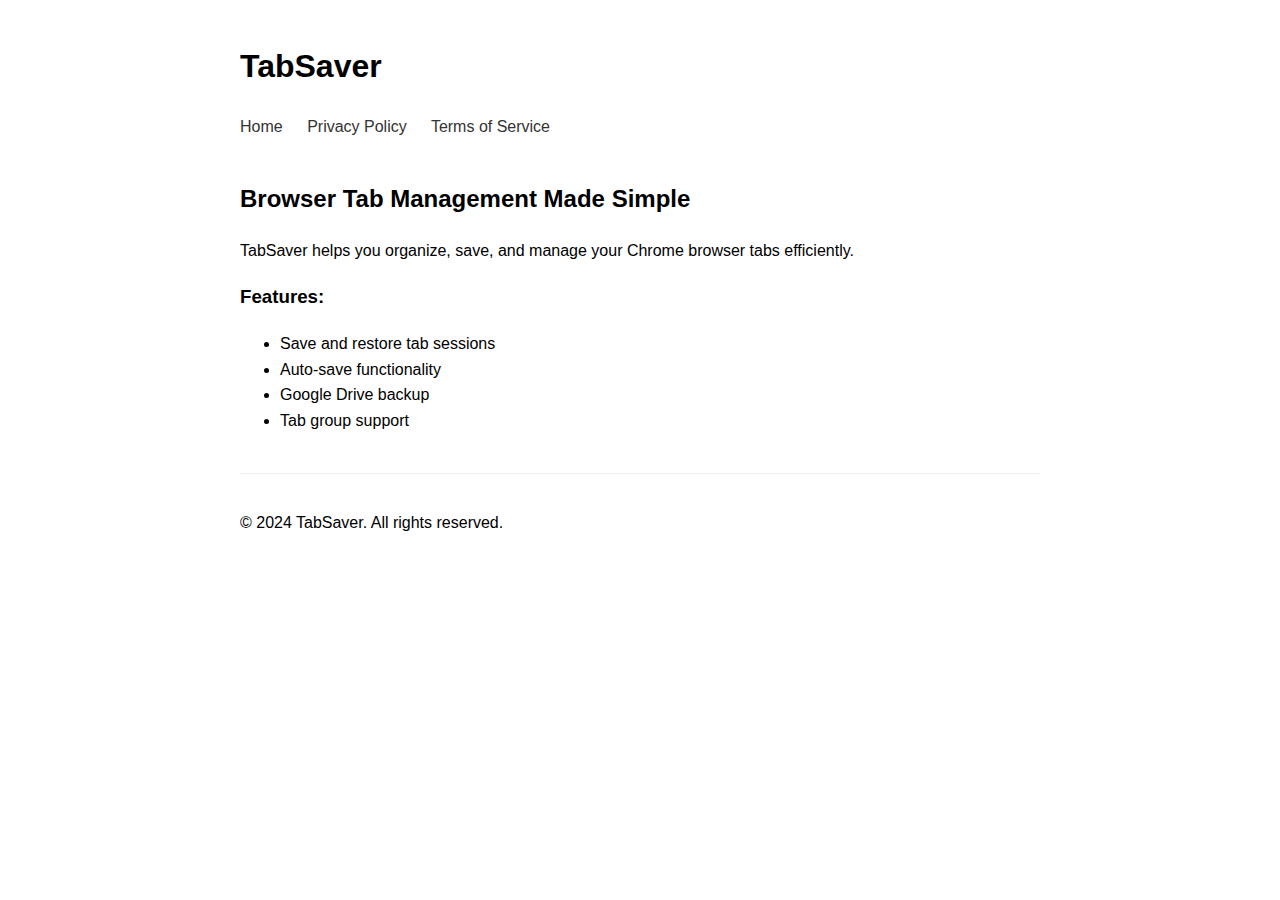
<file: site/index.html>
<!DOCTYPE html>
<html>
<head>
    <title>TabSaver - Chrome Extension</title>
    <meta charset="UTF-8">
    <meta name="viewport" content="width=device-width, initial-scale=1">
    <link href="style.css" rel="stylesheet">
</head>
<body>
    <header>
        <h1>TabSaver</h1>
        <nav>
            <a href="/">Home</a>
            <a href="/privacy">Privacy Policy</a>
            <a href="/terms">Terms of Service</a>
        </nav>
    </header>
    <main>
        <h2>Browser Tab Management Made Simple</h2>
        <p>TabSaver helps you organize, save, and manage your Chrome browser tabs efficiently.</p>
        <div class="features">
            <h3>Features:</h3>
            <ul>
                <li>Save and restore tab sessions</li>
                <li>Auto-save functionality</li>
                <li>Google Drive backup</li>
                <li>Tab group support</li>
            </ul>
        </div>
    </main>
    <footer>
        <p>© 2024 TabSaver. All rights reserved.</p>
    </footer>
</body>
</html>
</file>
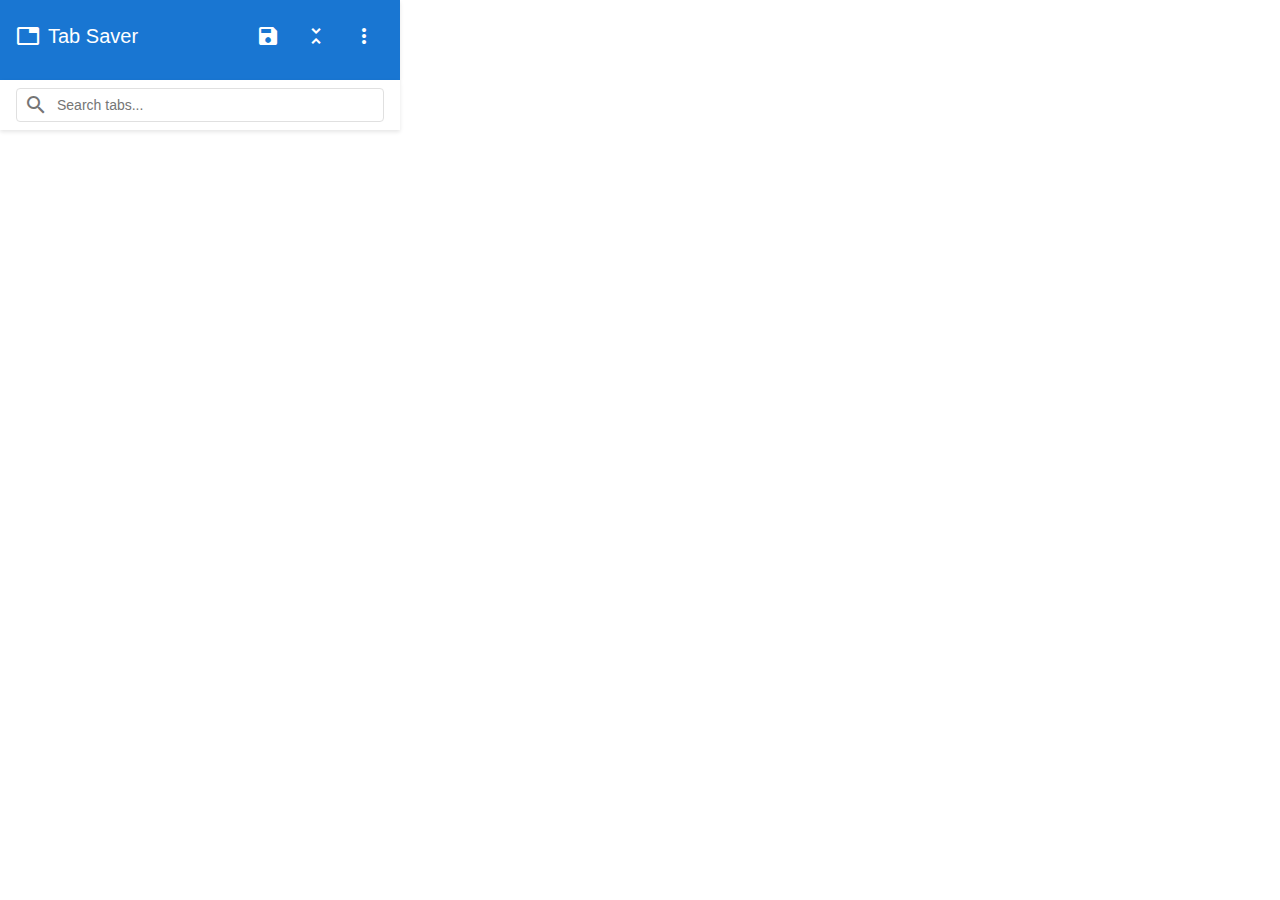
<file: popup.html>
<!DOCTYPE html>
<html lang="en">
<head>
  <meta charset="UTF-8">
  <meta name="viewport" content="width=device-width, initial-scale=1.0">
  <title>Jeff's Tab Saver</title>
  <link href="https://fonts.googleapis.com/icon?family=Material+Icons" rel="stylesheet">
  <link href="https://fonts.googleapis.com/css2?family=Material+Symbols+Outlined" rel="stylesheet">
  <style>
    body {
      width: 400px;
      margin: 0;
      font-family: 'Roboto', Arial, sans-serif;
      overflow: hidden; /* Prevent body scrollbar */
      height: 600px; /* Set fixed height for popup */
      display: flex;
      flex-direction: column;
    }

    /* Header styles */
    .header {
      background-color: #1976D2;
      color: white;
      padding: 16px;
      box-shadow: 0 2px 4px rgba(0,0,0,0.1);
      flex-shrink: 0; /* Prevent header from shrinking */
    }

    .header-content {
      display: flex;
      justify-content: space-between;
      align-items: center;
      margin-bottom: 8px;
    }

    .title-section {
      display: flex;
      align-items: center;
      gap: 8px;
    }

    .header-title {
      font-size: 20px;  /* "Tab Saver" Font Size */
      font-weight: 500;
      margin: 0;
    }

    .header-actions {
      display: flex;
      gap: 8px;
    }

    /* Search bar styles */
    .search-container {
      background: white;
      padding: 8px 16px;
      box-shadow: 0 2px 4px rgba(0,0,0,0.1);
      flex-shrink: 0; /* Prevent search from shrinking */
      position: sticky;
      top: 0;
      z-index: 1;
    }

    .search-box {
      position: relative;
      display: flex;
      align-items: center;
    }

    .search-input {
      width: 100%;
      padding: 8px 8px 8px 40px;
      border: 1px solid #e0e0e0;
      border-radius: 4px;
      font-size: 14px;
      outline: none;
      transition: border-color 0.2s;
    }

    .search-input:focus {
      border-color: #1976D2;
    }

    .search-icon {
      position: absolute;
      left: 8px;
      color: #757575;
    }

    
    /* Action buttons */
    .icon-button {
      background: none;
      border: none;
      padding: 8px;
      color: white;
      cursor: pointer;
      border-radius: 50%;
      display: flex;
      align-items: center;
      justify-content: center;
      position: relative;
    }

    .icon-button:hover {
      background-color: rgba(255, 255, 255, 0.1);
      border-radius: 50%;
    }

    /* Tooltip styles */
    .icon-button .tooltip {
      visibility: hidden;
      position: absolute;
      background-color: rgba(97, 97, 97, 0.9);
      color: white;
      text-align: center;
      padding: 4px 8px;
      border-radius: 4px;
      font-size: 12px;
      white-space: nowrap;
      bottom: -30px;
      left: 50%;
      transform: translateX(-50%);
      z-index: 1;
      opacity: 0;
      transition: opacity 0.3s;
    }

    .icon-button:hover .tooltip {
      visibility: visible;
      opacity: 1;
    }

    /* Content area */
    .content {
      flex: 1;
      overflow: hidden;
      position: relative;
      display: flex;
      flex-direction: column;
    }

    /* Tree structure styles */
    .tree-root {
        list-style: none;
        padding-left: 0;
        margin: 0;
    }

    .tree-root ul {
        list-style: none;
        padding-left: 20px;
        margin: 0;
    }

    .tree-header {
        display: flex;
        align-items: center;
        padding: 4px 0;
        cursor: pointer;
        min-height: 24px; /* Add this to ensure consistent height */
    }

    .tree-toggle {
        width: 20px;
        height: 20px;
        display: inline-flex;
        align-items: center;
        justify-content: center;
        cursor: pointer;
        user-select: none;
        color: #666;
        font-size: 20px !important; /* Override Material Icons default size */
        vertical-align: middle;
    }

    .tree-toggle:hover {
        color: #000;
        background-color: rgba(0, 0, 0, 0.04);
        border-radius: 50%;
    }

    .tree-title {
        flex-grow: 1;
        margin-right: 8px;
        white-space: nowrap;
        overflow: hidden;
        text-overflow: ellipsis;
        padding: 2px 4px; /* Add this for better hover effect */
    }

    .tree-controls {
        display: flex;
        gap: 4px;
        flex-shrink: 0;
        align-items: center; /* Add this for better alignment */
    }

    .tree-btn {
        background: none;
        border: none;
        padding: 2px;
        cursor: pointer;
        display: flex;
        align-items: center;
        justify-content: center;
        color: #666;
        min-width: 20px; /* Add this for consistent button size */
        min-height: 20px; /* Add this for consistent button size */
    }

    /* Add specific size for the icons inside tree buttons */
    .tree-btn .material-icons {
        font-size: 16px !important; /* Make default icon match favicon size */
        color: #757575;  /* More subtle color for default icon */
    }

    .tree-btn:hover {
        color: #000;
        background-color: rgba(0, 0, 0, 0.05); /* Add hover background */
        border-radius: 3px;
    }

    .tree-favicon {
        width: 14px;
        height: 14px;
        margin-right: 8px;
        flex-shrink: 0;
        object-fit: contain; /* Add this to prevent image distortion */
        vertical-align: middle;
    }

    .tree-favicon.material-icons {
        font-size: 14px !important; /* Match favicon size */

        color: #757575;  /* More subtle color for default icon */
        width: 14px;
        height: 14px;
        margin-right: 8px;
        flex-shrink: 0;
        object-fit: contain; /* Add this to prevent image distortion */
        vertical-align: middle;
    }

    .tree-tab-content {
        display: flex;
        align-items: center;
        padding: 4px 8px;
        min-height: 24px; /* Add this for consistent height */
    }

    .tree-tab-content a {
        flex-grow: 1;
        text-decoration: none;
        color: #000;
        margin-right: 8px;
        white-space: nowrap;
        overflow: hidden;
        text-overflow: ellipsis;
        padding: 2px 4px; /* Add this for better hover effect */
    }

    .tree-tab-content a:hover {
        text-decoration: underline;
        background-color: rgba(0, 0, 0, 0.05);
        border-radius: 3px;
    }

    .tree-window > .tree-header {
        font-weight: bold;
    }

    .tree-group > .tree-header {
        color: #666;
    }

    .tree-content {
        display: block;
        transition: all 0.2s ease; /* Add smooth transition for expand/collapse */
    }

    .tree-title-input {
        font-size: inherit;
        font-family: inherit;
        font-weight: inherit;
        border: 1px solid #3377ff;
        border-radius: 3px;
        padding: 2px 4px;
        margin: -3px 0;
        width: calc(100% - 20px);
        outline: none;
        background: white; /* Add this to ensure input is visible */
    }

    .tree-title {
        cursor: text;
    }

    .tree-title:hover {
        background-color: rgba(0, 0, 0, 0.05);
        border-radius: 3px;
    }

    /* Title edit icon */
    .tree-title:hover .edit-icon {
        opacity: 0.5 !important;
    }

    .edit-icon:hover {
        opacity: 1 !important;
    }

    /* Add these new styles for better visual hierarchy */
    .tree-window {
        margin-bottom: 4px;
    }

    .tree-group {
        margin-left: 12px;
    }

    /* Add style for collapsed state */
    .tree-content.collapsed {
        display: none;
    }


    /* Update button styles to match Material Design */
    .button {
      background-color: #1976D2;
      color: white;
      border: none;
      border-radius: 4px;
      padding: 8px 16px;
      font-size: 14px;
      font-weight: 500;
      text-transform: uppercase;
      cursor: pointer;
      transition: background-color 0.2s;
    }

    .button:hover {
      background-color: #1565C0;
    }

    #status {
      padding: 16px 16px 0 16px;
      color: #757575;
      font-size: 14px;
      flex-shrink: 0;
    }

    #windowsList {
      flex: 1;
      overflow-y: auto;
      padding: 16px;
      padding-top: 0;
    }

    /* Menu dropdown styles */
    .menu-dropdown {
      position: absolute;
      top: 100%; /* Changed from fixed 48px */
      right: 8px;
      background: white;
      border-radius: 4px;
      box-shadow: 0 2px 10px rgba(0,0,0,0.1);
      display: none;
      z-index: 1000;
      min-width: 200px;
      padding: 8px 0;
    }

    .menu-dropdown.show {
        display: block;
    }

    .menu-item {
      display: flex;
      align-items: center;
      gap: 8px;
      width: 100%;
      padding: 8px 16px;
      border: none;
      background: none;
      cursor: pointer;
      text-align: left;
    }

    .menu-item:hover {
      background-color: rgba(0, 0, 0, 0.04);
    }

    .menu-item i {
     font-size: 20px;
    }




    .menu-item:hover {
        background-color: rgba(0, 0, 0, 0.04);
    }

    .menu-item .material-icons {
        margin-right: 12px;
        font-size: 20px;
        color: rgba(0, 0, 0, 0.54);
    }

    .menu-item.warning {
        color: #d32f2f;
    }

    .menu-item.warning .material-icons {
        color: #d32f2f;
    }

    .menu-separator {
        height: 1px;
        background-color: rgba(0, 0, 0, 0.12);
        margin: 8px 0;
    }

    /* Update header position for dropdown */
    .header {
        position: relative;
    }


  </style>
<body>
  <header class="header">
    <div class="header-content">
      <div class="title-section">
        <span class="material-icons">tab</span>
        <h1 class="header-title">Tab Saver</h1>
      </div>
      <div class="header-actions">
        <button class="icon-button" id="saveTabs">
          <span class="material-icons">save</span>
          <span class="tooltip">Save All Tabs</span>
        </button>
        <button class="icon-button" id="toggleAllTabs">
          <span class="material-icons" id="toggleIcon">unfold_less</span>
          <span class="tooltip">Toggle Collapse</span>
        </button>
        <button class="icon-button" id="menuButton">
          <span class="material-icons">more_vert</span>
          <span class="tooltip">Menu</span>
        </button>
        <div id="menuDropdown" class="menu-dropdown">
          <button class="menu-item" id="exportTabs">
            <span class="material-icons">download</span>
            <span>Export Tabs</span>
          </button>
          <button class="menu-item" id="importTabs">
            <span class="material-icons">upload</span>
            <span>Import Tabs</span>
          </button>
          <div class="menu-separator"></div>
          <button class="menu-item" id="reloadTabsInActiveWindow">
            <span class="material-icons">refresh</span>
            <span>Reload Active Window</span>
          </button>
          <button class="menu-item" id="reloadAllTabs">
            <span class="material-icons">rotate_right</span>
            <span>Reload All Windows</span>
          </button>

          <div class="menu-separator"></div>
          <button class="menu-item warning" id="deleteAllTabs">
            <span class="material-icons">delete</span>
            <span>Delete All Tabs</span>
          </button>
        </div>
      </div>
    </div>
  </header>

  <input type="file" id="importTabsInput" accept=".json" style="display: none;"/>

  <div class="search-container">
    <div class="search-box">
      <span class="material-icons search-icon">search</span>
      <input type="text" class="search-input" placeholder="Search tabs..." id="searchTabs">
    </div>
  </div>

  <div class="content">
    <div id="status"></div>
    <div id="windowsList"></div>
  </div>

  <script src="popup.js"></script>
</body>
</html>
</file>
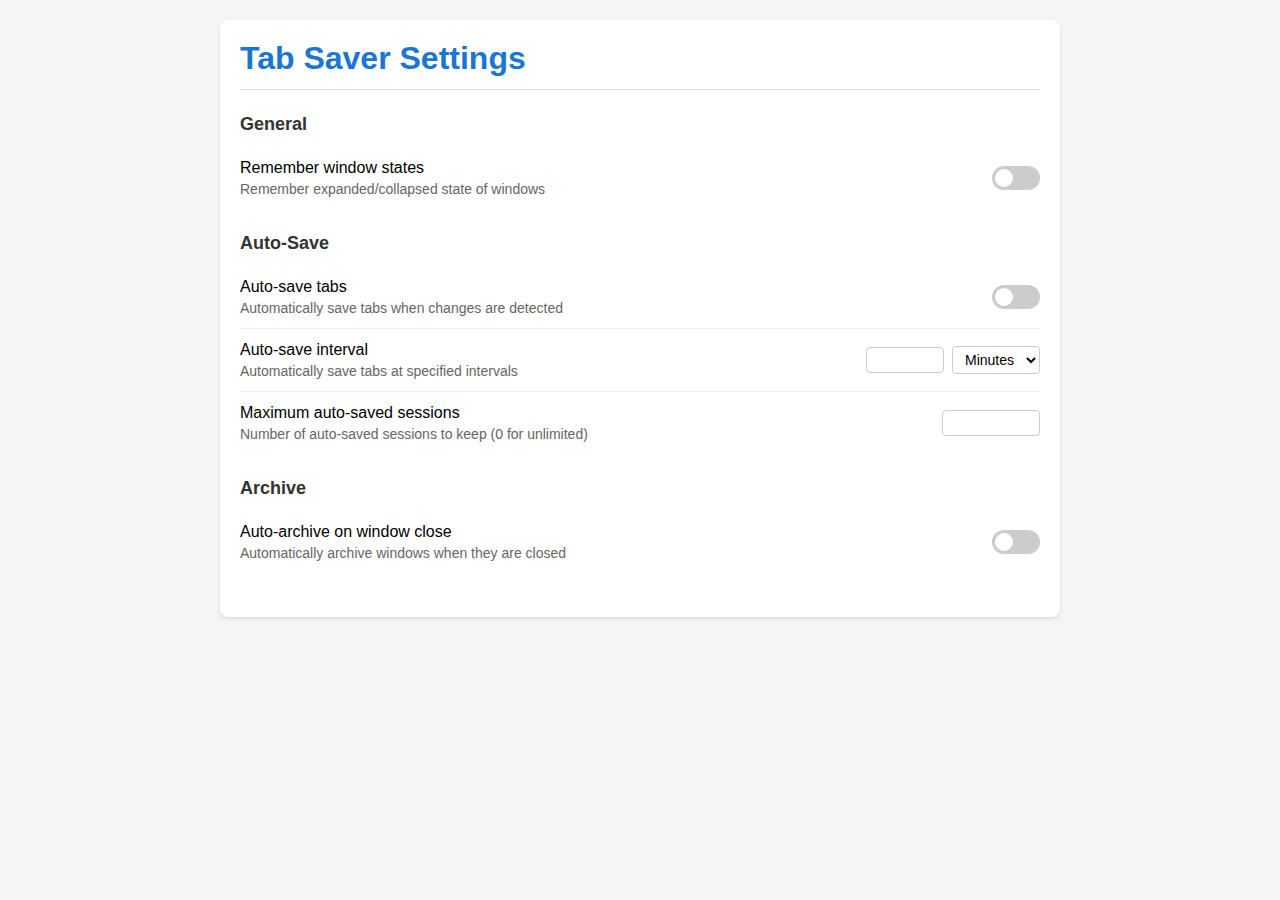
<file: settings.html>
<!DOCTYPE html>
<html lang="en">
<head>
  <meta charset="UTF-8">
  <meta name="viewport" content="width=device-width, initial-scale=1.0">
  <title>Tab Saver Settings</title>
  <style>
    body {
      font-family: 'Roboto', Arial, sans-serif;
      margin: 0;
      padding: 20px;
      background-color: #f5f5f5;
    }

    .container {
      max-width: 800px;
      margin: 0 auto;
      background-color: white;
      padding: 20px;
      border-radius: 8px;
      box-shadow: 0 2px 4px rgba(0,0,0,0.1);
    }

    h1 {
      color: #1976D2;
      margin-top: 0;
      margin-bottom: 24px;
      padding-bottom: 12px;
      border-bottom: 1px solid #e0e0e0;
    }

    .setting-group {
      margin-bottom: 24px;
    }

    .setting-group h2 {
      color: #333;
      font-size: 18px;
      margin-bottom: 12px;
    }

    .setting-item {
      display: flex;
      align-items: center;
      padding: 12px 0;
      border-bottom: 1px solid #f0f0f0;
    }

    .setting-item:last-child {
      border-bottom: none;
    }

    .setting-label {
      flex-grow: 1;
    }

    .setting-description {
      color: #666;
      font-size: 14px;
      margin-top: 4px;
    }

    .setting-control {
      margin-left: 16px;
    }

    /* Switch styles */
    .switch {
      position: relative;
      display: inline-block;
      width: 48px;
      height: 24px;
    }

    .switch input {
      opacity: 0;
      width: 0;
      height: 0;
    }

    .slider {
      position: absolute;
      cursor: pointer;
      top: 0;
      left: 0;
      right: 0;
      bottom: 0;
      background-color: #ccc;
      transition: .3s;
      border-radius: 24px;
    }

    .slider:before {
      position: absolute;
      content: "";
      height: 18px;
      width: 18px;
      left: 3px;
      bottom: 3px;
      background-color: white;
      transition: .3s;
      border-radius: 50%;
    }

    input:checked + .slider {
      background-color: #1976D2;
    }

    input:checked + .slider:before {
      transform: translateX(24px);
    }

    .status {
      color: #4CAF50;
      font-size: 14px;
      margin-top: 8px;
      opacity: 0;
      transition: opacity 0.3s;
    }

    .status.show {
      opacity: 1;
    }

    .interval-control {
      display: flex;
      align-items: center;
      gap: 8px;
    }

    .interval-input {
      width: 60px;
      padding: 4px 8px;
      border: 1px solid #ccc;
      border-radius: 4px;
      font-size: 14px;
    }

    .interval-select {
      padding: 4px 8px;
      border: 1px solid #ccc;
      border-radius: 4px;
      font-size: 14px;
      background-color: white;
    }



  </style>
</head>
<body>
  <div class="container">
    <h1>Tab Saver Settings</h1>

    <div class="setting-group">
      <h2>General</h2>

      <div class="setting-item">
        <div class="setting-label">
          <div>Remember window states</div>
          <div class="setting-description">Remember expanded/collapsed state of windows</div>
        </div>
        <div class="setting-control">
          <label class="switch">
            <input type="checkbox" id="rememberState">
            <span class="slider"></span>
          </label>
        </div>
      </div>
    </div>

    <div class="setting-group">
      <h2>Auto-Save</h2>

      <div class="setting-item">
        <div class="setting-label">
          <div>Auto-save tabs</div>
          <div class="setting-description">Automatically save tabs when changes are detected</div>
        </div>
        <div class="setting-control">
          <label class="switch">
            <input type="checkbox" id="autoSave">
            <span class="slider"></span>
          </label>
        </div>
      </div>

      <div class="setting-item">
        <div class="setting-label">
          <div>Auto-save interval</div>
          <div class="setting-description">Automatically save tabs at specified intervals</div>
        </div>
        <div class="setting-control interval-control">
          <input type="number" id="autoSaveInterval" min="1" class="interval-input">
          <select id="autoSaveUnit" class="interval-select">
            <option value="minutes">Minutes</option>
            <option value="hours">Hours</option>
            <option value="days">Days</option>
          </select>
        </div>
      </div>
      
      <div class="setting-item">
        <div class="setting-label">
          <div>Maximum auto-saved sessions</div>
          <div class="setting-description">Number of auto-saved sessions to keep (0 for unlimited)</div>
        </div>
        <div class="setting-control">
          <input type="number" 
                 id="maxAutosaveCount" 
                 min="0" 
                 class="interval-input" 
                 style="width: 80px;">
        </div>
      </div>
      
    </div>

    <div class="setting-group">
      <h2>Archive</h2>
      
      <div class="setting-item">
        <div class="setting-label">
          <div>Auto-archive on window close</div>
          <div class="setting-description">Automatically archive windows when they are closed</div>
        </div>
        <div class="setting-control">
          <label class="switch">
            <input type="checkbox" id="autoArchive">
            <span class="slider"></span>
          </label>
        </div>
      </div>
    </div>


    <div class="status" id="status"></div>
  </div>

  <script src="settings.js"></script>
</body>
</html>
</file>
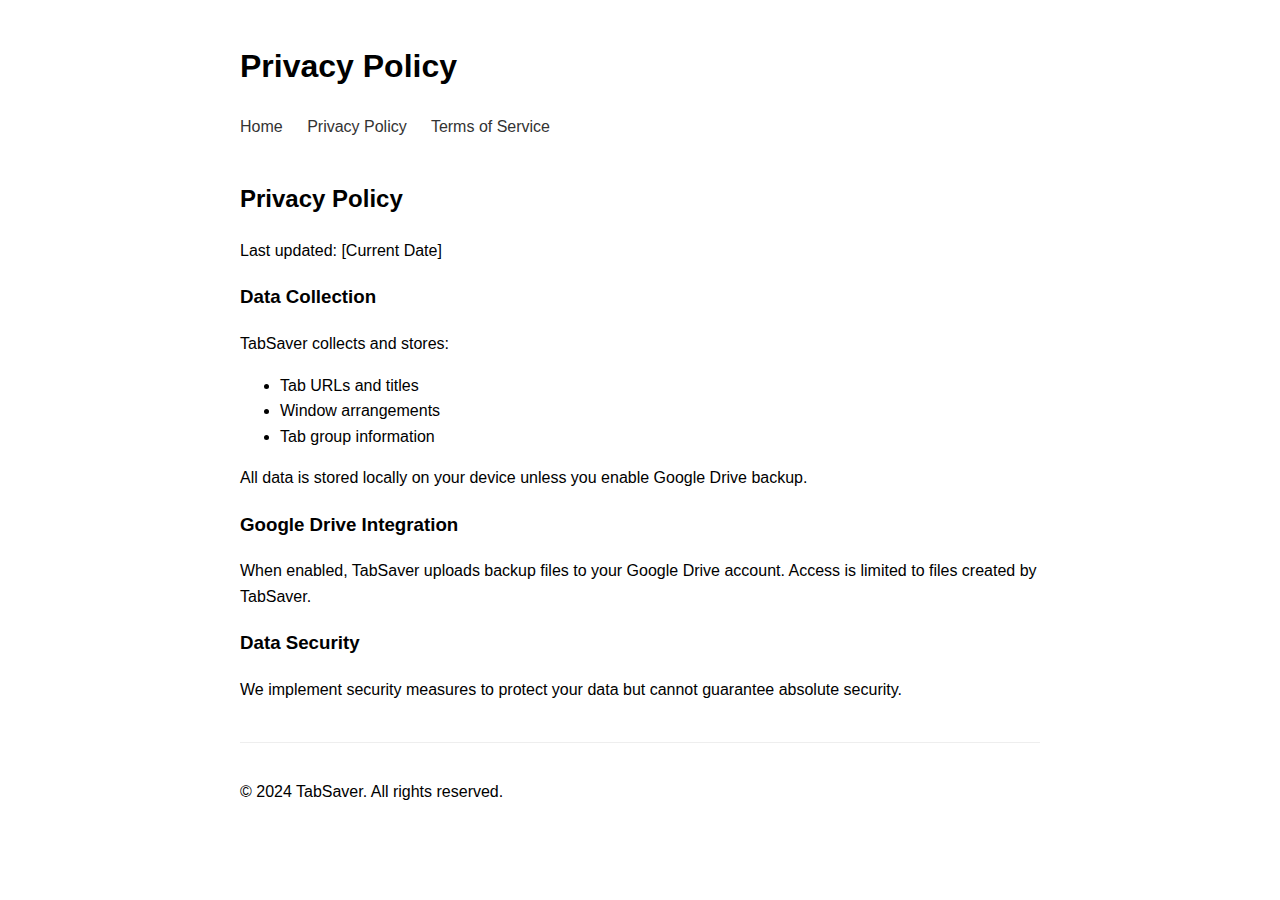
<file: site/privacy.html>
<!DOCTYPE html>
<html>
<head>
    <title>Privacy Policy - TabSaver</title>
    <meta charset="UTF-8">
    <meta name="viewport" content="width=device-width, initial-scale=1">
    <link href="style.css" rel="stylesheet">
</head>
<body>
    <header>
        <h1>Privacy Policy</h1>
        <nav>
            <a href="/">Home</a>
            <a href="/privacy">Privacy Policy</a>
            <a href="/terms">Terms of Service</a>
        </nav>
    </header>
    <main>
        <h2>Privacy Policy</h2>
        <p>Last updated: [Current Date]</p>
        
        <section>
            <h3>Data Collection</h3>
            <p>TabSaver collects and stores:</p>
            <ul>
                <li>Tab URLs and titles</li>
                <li>Window arrangements</li>
                <li>Tab group information</li>
            </ul>
            <p>All data is stored locally on your device unless you enable Google Drive backup.</p>
        </section>

        <section>
            <h3>Google Drive Integration</h3>
            <p>When enabled, TabSaver uploads backup files to your Google Drive account. Access is limited to files created by TabSaver.</p>
        </section>

        <section>
            <h3>Data Security</h3>
            <p>We implement security measures to protect your data but cannot guarantee absolute security.</p>
        </section>
    </main>
    <footer>
        <p>© 2024 TabSaver. All rights reserved.</p>
    </footer>
</body>
</html>
</file>
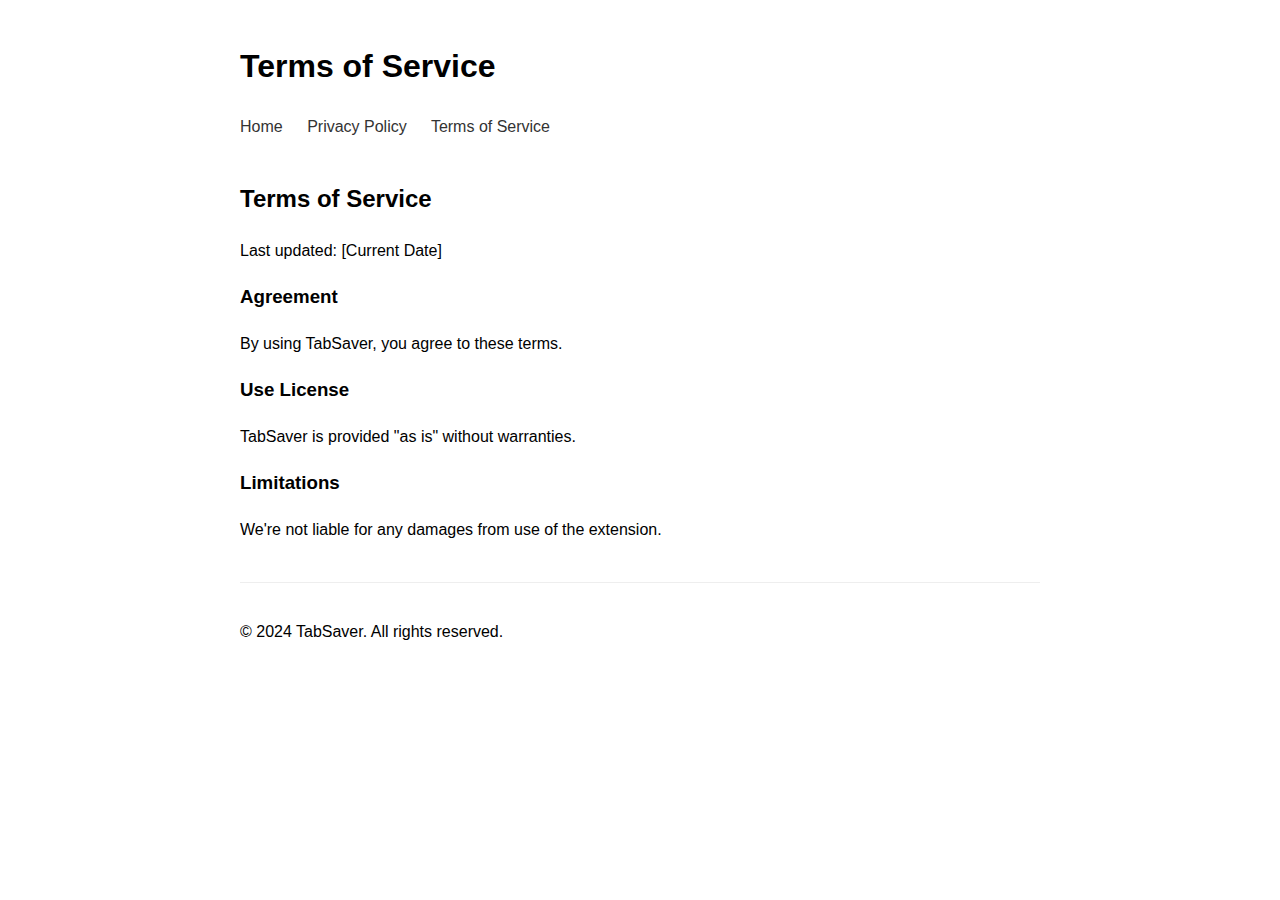
<file: site/terms.html>
<!DOCTYPE html>
<html>
<head>
    <title>Terms of Service - TabSaver</title>
    <meta charset="UTF-8">
    <meta name="viewport" content="width=device-width, initial-scale=1">
    <link href="style.css" rel="stylesheet">
</head>
<body>
    <header>
        <h1>Terms of Service</h1>
        <nav>
            <a href="/">Home</a>
            <a href="/privacy">Privacy Policy</a>
            <a href="/terms">Terms of Service</a>
        </nav>
    </header>
    <main>
        <h2>Terms of Service</h2>
        <p>Last updated: [Current Date]</p>

        <section>
            <h3>Agreement</h3>
            <p>By using TabSaver, you agree to these terms.</p>
        </section>

        <section>
            <h3>Use License</h3>
            <p>TabSaver is provided "as is" without warranties.</p>
        </section>

        <section>
            <h3>Limitations</h3>
            <p>We're not liable for any damages from use of the extension.</p>
        </section>
    </main>
    <footer>
        <p>© 2024 TabSaver. All rights reserved.</p>
    </footer>
</body>
</html>
</file>
<file: site/style.css>
body {
    font-family: Arial, sans-serif;
    line-height: 1.6;
    margin: 0;
    padding: 20px;
    max-width: 800px;
    margin: 0 auto;
}

header {
    margin-bottom: 40px;
}

nav {
    margin-top: 20px;
}

nav a {
    margin-right: 20px;
    color: #333;
    text-decoration: none;
}

footer {
    margin-top: 40px;
    padding-top: 20px;
    border-top: 1px solid #eee;
}
</file>
